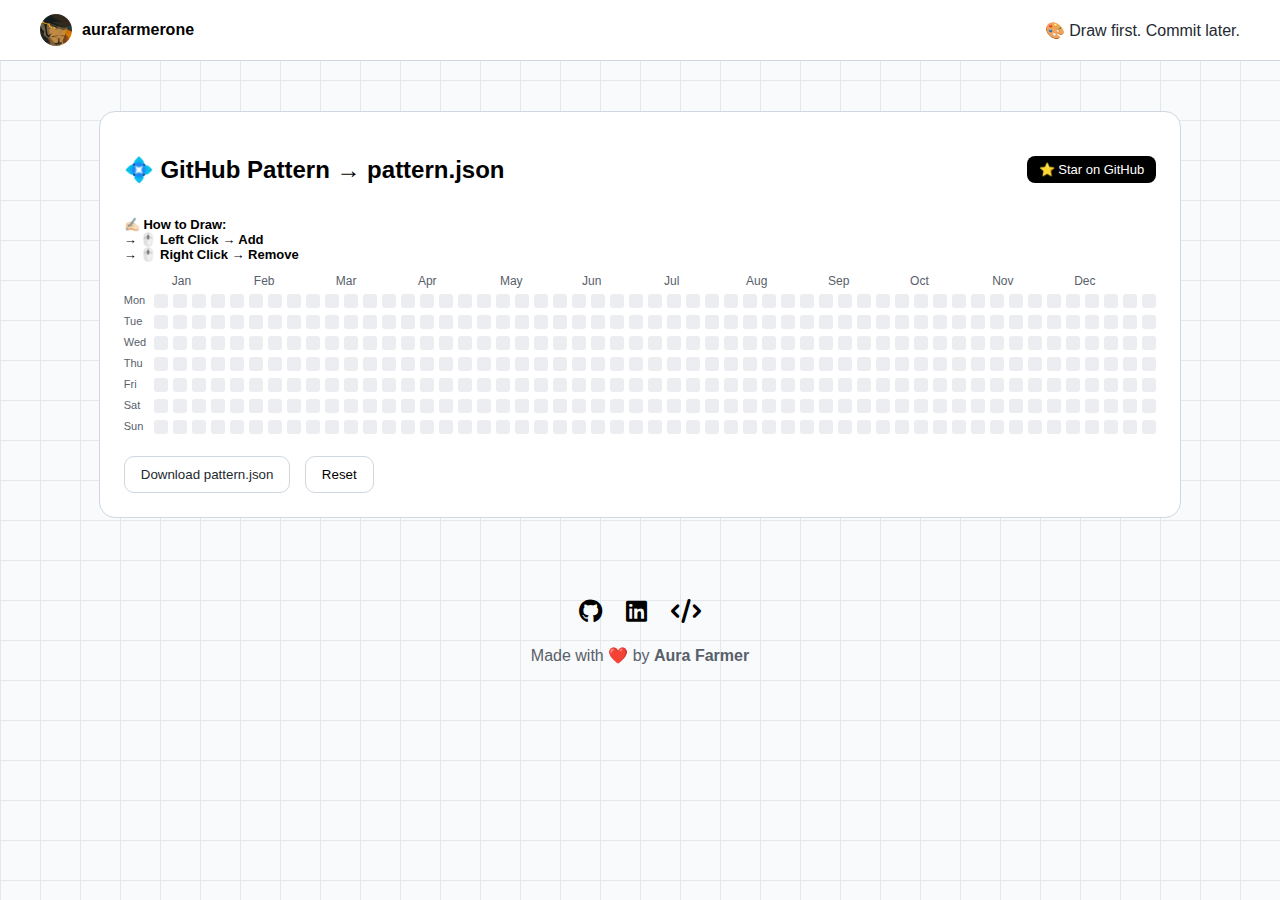
<file: index.html>
<!DOCTYPE html>
<html lang="en">

<head>
  <meta charset="UTF-8">
  <title>GitHub Pattern Generator</title>
  <link rel="stylesheet" href="style.css">
  <link rel="stylesheet" href="https://cdnjs.cloudflare.com/ajax/libs/font-awesome/6.5.0/css/all.min.css">
</head>

<body>

  <!-- ================= HEADER ================= -->
  <header class="topbar">
    <div class="logo">
      <img src="assets/logo.jpg" class="header-logo" alt="Logo">
      <span class="logo-text">aurafarmerone</span>
    </div>

    <nav class="nav">
      <a href="index.html" class="active">🎨 Draw first. Commit later.</a>
    </nav>
  </header>

  <!-- ================= PAGE (GRID BACKGROUND) ================= -->
  <main class="page-wrapper">

    <!-- ================= DRAW CARD ================= -->
    <div class="card">

      <div class="card-header">
        <h2>💠 GitHub Pattern → pattern.json</h2>

        <a class="star-btn" href="https://github.com/aurafarmerone" target="_blank">
          ⭐ Star on GitHub
        </a>
      </div>

      <p class="hint">
        <strong>✍🏻 How to Draw:</strong><br>
        <b> → 🖱️ Left Click → Add</b><br>
        <b> → 🖱️ Right Click → Remove</b>
      </p>

      <!-- Month labels -->
      <div class="months">
        <span>Jan</span><span>Feb</span><span>Mar</span><span>Apr</span>
        <span>May</span><span>Jun</span><span>Jul</span><span>Aug</span>
        <span>Sep</span><span>Oct</span><span>Nov</span><span>Dec</span>
      </div>

      <div class="grid-wrapper">
        <div class="days">
          <span>Mon</span><span>Tue</span><span>Wed</span>
          <span>Thu</span><span>Fri</span><span>Sat</span><span>Sun</span>
        </div>

        <div id="grid"></div>
      </div>

      <!-- Buttons -->
      <div class="actions">
        <button id="download">Download pattern.json</button>
        <button id="reset" class="reset">Reset</button>
      </div>

    </div>

  </main>

  <!-- ================= FOOTER ================= -->
  <footer class="footer">
    <p style="margin-bottom: 10px; font-weight: bold;">
    </p>
    <div class="socials">
      <a href="https://github.com/aurafarmerone" target="_blank"><i class="fab fa-github"></i></a>
      <a href="https://linkedin.com/in/aurafarmerone" target="_blank"><i class="fab fa-linkedin"></i></a>
      <a href="https://leetcode.com/u/aurafarmerone" target="_blank"><i class="fas fa-code"></i></a>
    </div>
    <p style="margin-top: 20px;">Made with ❤️ by <strong>Aura Farmer</strong></p>
  </footer>

  <script src="script.js"></script>
</body>

</html>
</file>
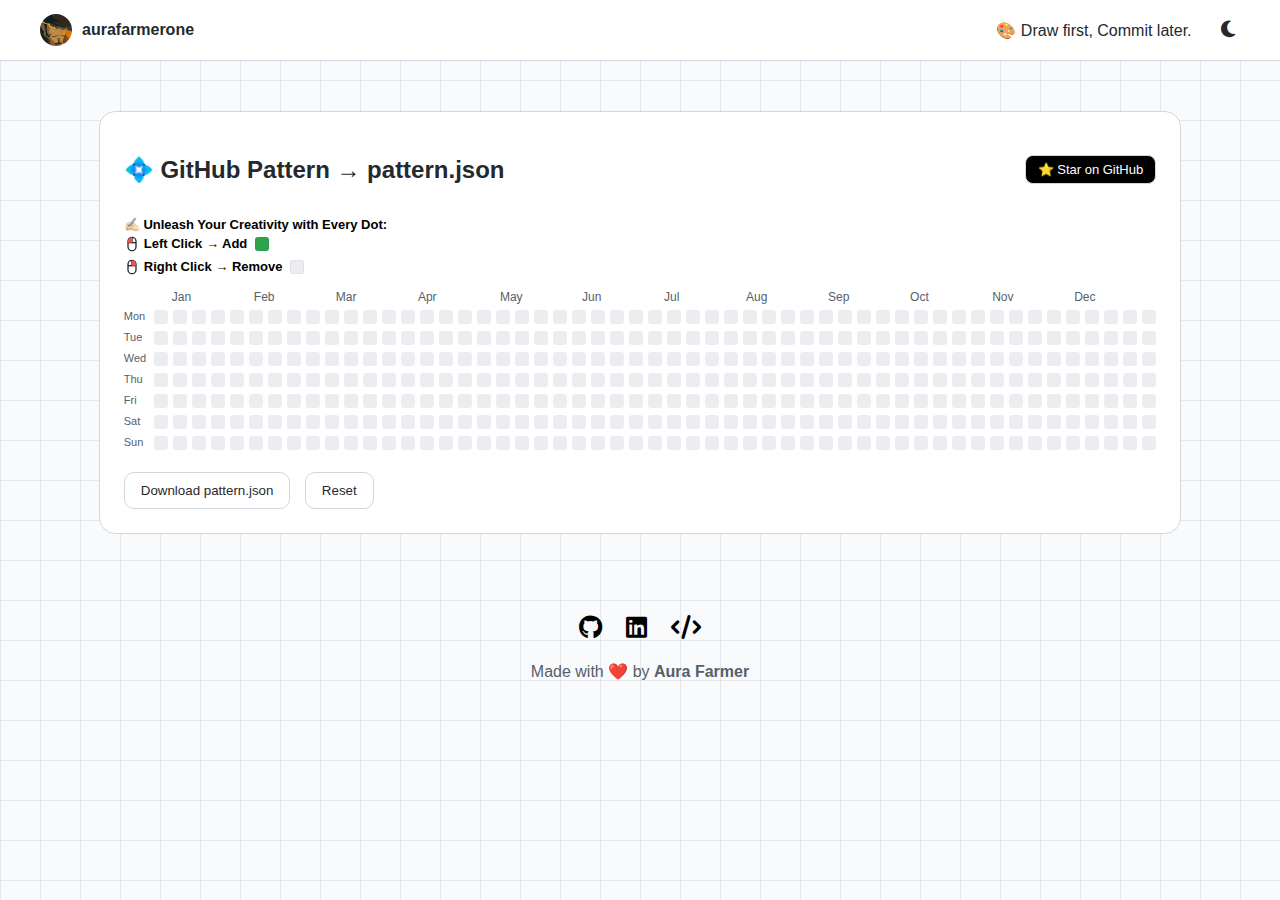
<file: public/index.html>
<!DOCTYPE html>
<html lang="en">

<head>
  <meta charset="UTF-8">
  <title>GitHub Pattern Generator</title>
  <link rel="stylesheet" href="style.css">
  <link rel="stylesheet" href="https://cdnjs.cloudflare.com/ajax/libs/font-awesome/6.5.0/css/all.min.css">
</head>

<body>

  <!-- ================= HEADER ================= -->
  <header class="topbar">
    <div class="logo">
      <img src="assets/logo.jpg" class="header-logo" alt="Logo">
      <span class="logo-text">aurafarmerone</span>
    </div>

    <nav class="nav">
      <a href="index.html" class="active">🎨 Draw first, Commit later.</a>
      <button id="theme-toggle" class="theme-toggle" aria-label="Toggle Dark Mode">
        <i class="fas fa-moon"></i>
      </button>
    </nav>
  </header>

  <!-- ================= PAGE (GRID BACKGROUND) ================= -->
  <main class="page-wrapper">

    <!-- ================= DRAW CARD ================= -->
    <div class="card">

      <div class="card-header">
        <h2>💠 GitHub Pattern → pattern.json</h2>

        <a class="star-btn" href="https://github.com/aurafarmerone" target="_blank">
          ⭐ Star on GitHub
        </a>
      </div>

      <p class="hint">
        <strong>✍🏻 Unleash Your Creativity with Every Dot:</strong><br>
        <span class="instruction-line"><img src="assets/mouse-left.svg" class="mouse-icon" alt="Left Click"> <b>Left
            Click → Add</b> <span class="demo-cell filled"></span></span><br>
        <span class="instruction-line"><img src="assets/mouse-right.svg" class="mouse-icon" alt="Right Click"> <b>Right
            Click → Remove</b> <span class="demo-cell empty"></span></span>
      </p>

      <!-- Month labels -->
      <div class="months">
        <span>Jan</span><span>Feb</span><span>Mar</span><span>Apr</span>
        <span>May</span><span>Jun</span><span>Jul</span><span>Aug</span>
        <span>Sep</span><span>Oct</span><span>Nov</span><span>Dec</span>
      </div>

      <div class="grid-wrapper">
        <div class="days">
          <span>Mon</span><span>Tue</span><span>Wed</span>
          <span>Thu</span><span>Fri</span><span>Sat</span><span>Sun</span>
        </div>

        <div id="grid"></div>
      </div>

      <!-- Buttons -->
      <div class="actions">
        <button id="download">Download pattern.json</button>
        <button id="reset" class="reset">Reset</button>
      </div>

    </div>

  </main>

  <!-- ================= FOOTER ================= -->
  <footer class="footer">
    <p style="margin-bottom: 10px; font-weight: bold;">
    </p>
    <div class="socials">
      <a href="https://github.com/aurafarmerone" target="_blank"><i class="fab fa-github"></i></a>
      <a href="https://linkedin.com/in/aurafarmerone" target="_blank"><i class="fab fa-linkedin"></i></a>
      <a href="https://leetcode.com/u/aurafarmerone" target="_blank"><i class="fas fa-code"></i></a>
    </div>
    <p style="margin-top: 20px;">Made with ❤️ by <strong>Aura Farmer</strong></p>
  </footer>

  <script src="script.js"></script>
</body>

</html>
</file>
<file: style.css>
* {
  box-sizing: border-box;
}

/* ================= GRID BACKGROUND ================= */
body {
  margin: 0;
  font-family: Arial, sans-serif;

  background-color: #f9fafb;
  background-image:
    linear-gradient(to right, #e5e7eb 1px, transparent 1px),
    linear-gradient(to bottom, #e5e7eb 1px, transparent 1px);
  background-size: 40px 40px;
}

/* ================= HEADER ================= */
.topbar {
  display: flex;
  justify-content: space-between;
  align-items: center;
  padding: 14px 40px;
  background: #fff;
  border-bottom: 1px solid #d0d7de;
}

.logo {
  display: flex;
  align-items: center;
  font-weight: bold;
}

.logo-icon {
  display: none;
  /* Hide old icon if present or remove */
}

.header-logo {
  width: 32px;
  height: 32px;
  border-radius: 50%;
  object-fit: cover;
  margin-right: 10px;
}

.nav a {
  margin-left: 20px;
  text-decoration: none;
  color: #24292f;
  position: relative;
  transition: color 0.2s ease;
}

.nav a:hover {
  color: #FA2A55;
  text-decoration: underline;
  text-underline-offset: 4px;
}

/* ================= PAGE ================= */
.page-wrapper {
  display: flex;
  justify-content: center;
  padding: 50px 0;
}

/* ================= CARD ================= */
.card {
  background: #fff;
  border: 1px solid #d0d7de;
  border-radius: 16px;
  padding: 24px;
  width: fit-content;
}

/* ================= CARD HEADER ================= */
.card-header {
  display: flex;
  justify-content: space-between;
  align-items: center;
}

.star-btn {
  background: #000;
  color: #fff;
  padding: 6px 12px;
  border-radius: 8px;
  font-size: 13px;
  text-decoration: none;
  transition: transform 0.2s ease;
  display: inline-block;
  /* Ensure transform works */
}

.star-btn:hover {
  transform: scale(1.1);
}

/* ================= GRID ================= */
.hint {
  font-size: 13px;
  color: #000000;
  margin-bottom: 12px;
}

.months {
  display: grid;
  grid-template-columns: repeat(12, 1fr);
  font-size: 12px;
  color: #57606a;
  margin-left: 48px;
  margin-bottom: 6px;
}

.grid-wrapper {
  display: flex;
}

.days {
  display: grid;
  grid-template-rows: repeat(7, 16px);
  gap: 5px;
  font-size: 11px;
  color: #57606a;
  margin-right: 8px;
}

#grid {
  display: grid;
  grid-template-columns: repeat(53, 14px);
  gap: 5px;
}

.cell {
  width: 14px;
  height: 14px;
  background: #ebedf0;
  border-radius: 3px;
  cursor: pointer;
}

.cell.active {
  background: #2da44e;
}

/* ================= BUTTONS ================= */
.actions {
  margin-top: 20px;
}

#download {
  background: #fff;
  border: 1px solid #d0d7de;
  color: #24292f;
  padding: 10px 16px;
  border-radius: 10px;
  cursor: pointer;
  transition: all 0.2s ease;
}

#download:hover {
  background: #FA2A55;
  color: #fff;
  border-color: #FA2A55;
  transform: scale(1.1);
}

#download:active {
  transform: scale(1);
}

.reset {
  margin-left: 10px;
  background: #fff;
  border: 1px solid #d0d7de;
  padding: 10px 16px;
  border-radius: 10px;
  cursor: pointer;
  transition: all 0.2s ease;
}

.reset:hover {
  transform: scale(1.1);
  background-color: #007bff;
  color: #fff;
  border-color: #007bff;
}

.reset:active {
  transform: scale(1);
  background-color: #fff;
  color: #24292f;
  border-color: #d0d7de;
}

/* ================= FOOTER ================= */
.footer {
  text-align: center;
  margin: 30px 0;
  color: #57606a;
}

.socials a {
  margin: 0 10px;
  color: #000;
  font-size: 24px;
  display: inline-block;
  transition: transform 0.2s ease, text-shadow 0.2s ease;
}

.socials a:hover {
  transform: scale(1.2);
  text-shadow: 0 5px 15px rgba(0, 0, 0, 0.3);
}

* {
  caret-color: transparent;
}
</file>
<file: public/style.css>
:root {
  /* LIGHT THEME (Default) */
  --bg-color: #f9fafb;
  --bg-gradient-color: #e5e7eb;
  --text-color: #24292f;
  --text-muted: #57606a;
  --header-bg: #fff;
  --header-border: #d0d7de;
  --card-bg: #fff;
  --card-border: #d0d7de;
  --cell-bg: #ebedf0;
  --cell-active: #2da44e;
  --btn-bg: #fff;
  --btn-border: #d0d7de;
  --btn-text: #24292f;
  --btn-hover-bg: #FA2A55;
  --btn-hover-text: #fff;
  --logo-text-color: #24292f;
  --hint-color: #000000;
  --nav-hover: #FA2A55;
  --star-btn-bg: #000;
  --star-btn-text: #fff;
  --social-icon-color: #000;
}

[data-theme="dark"] {
  /* DARK THEME */
  --bg-color: #0d1117;
  --bg-gradient-color: #21262d;
  --text-color: #c9d1d9;
  --text-muted: #8b949e;
  --header-bg: #161b22;
  --header-border: #30363d;
  --card-bg: #161b22;
  --card-border: #30363d;
  --cell-bg: #2d333b;
  --cell-active: #39d353;
  --btn-bg: #21262d;
  --btn-border: #30363d;
  --btn-text: #c9d1d9;
  --btn-hover-bg: #FA2A55;
  --btn-hover-text: #fff;
  --logo-text-color: #f0f6fc;
  --hint-color: #c9d1d9;
  --nav-hover: #58a6ff;
  --star-btn-bg: #21262d;
  --star-btn-text: #c9d1d9;
  --social-icon-color: #c9d1d9;
}

* {
  box-sizing: border-box;
}

/* ================= GRID BACKGROUND ================= */
body {
  margin: 0;
  font-family: Arial, sans-serif;
  color: var(--text-color);
  background-color: var(--bg-color);
  background-image:
    linear-gradient(to right, var(--bg-gradient-color) 1px, transparent 1px),
    linear-gradient(to bottom, var(--bg-gradient-color) 1px, transparent 1px);
  background-size: 40px 40px;
  transition: background-color 0.3s ease, color 0.3s ease;
}

/* ================= HEADER ================= */
.topbar {
  display: flex;
  justify-content: space-between;
  align-items: center;
  padding: 14px 40px;
  background: var(--header-bg);
  border-bottom: 1px solid var(--header-border);
  transition: background-color 0.3s ease, border-color 0.3s ease;
}

.logo {
  display: flex;
  align-items: center;
  font-weight: bold;
  color: var(--logo-text-color);
}

.logo-icon {
  display: none;
}

.header-logo {
  width: 32px;
  height: 32px;
  border-radius: 50%;
  object-fit: cover;
  margin-right: 10px;
}

.nav a {
  margin-left: 20px;
  text-decoration: none;
  color: var(--text-color);
  position: relative;
  transition: color 0.2s ease;
}

.nav a:hover {
  color: var(--nav-hover);
  text-decoration: underline;
  text-underline-offset: 4px;
}

/* ================= PAGE ================= */
.page-wrapper {
  display: flex;
  justify-content: center;
  padding: 50px 0;
}

/* ================= CARD ================= */
.card {
  background: var(--card-bg);
  border: 1px solid var(--card-border);
  border-radius: 16px;
  padding: 24px;
  width: fit-content;
  transition: background-color 0.3s ease, border-color 0.3s ease;
}

/* ================= CARD HEADER ================= */
.card-header {
  display: flex;
  justify-content: space-between;
  align-items: center;
}

.star-btn {
  background: var(--star-btn-bg);
  color: var(--star-btn-text);
  padding: 6px 12px;
  border-radius: 8px;
  font-size: 13px;
  text-decoration: none;
  transition: transform 0.2s ease, background-color 0.3s ease;
  display: inline-block;
  border: 1px solid var(--header-border);
}

.star-btn:hover {
  transform: scale(1.1);
}


.mouse-icon {
  width: 16px;
  height: 16px;
  vertical-align: middle;
  margin-right: 4px;
}

.instruction-line {
  display: inline-flex;
  align-items: center;
  margin-top: 4px;
}

.demo-cell {
  display: inline-block;
  width: 14px;
  height: 14px;
  border-radius: 3px;
  margin-left: 8px;
  border: 1px solid rgba(27, 31, 35, 0.06);
}

.demo-cell.filled {
  background: var(--cell-active);
}

.demo-cell.empty {
  background: var(--cell-bg);
}

/* ================= GRID ================= */
.hint {
  font-size: 13px;
  color: var(--hint-color);
  margin-bottom: 12px;
}

.months {
  display: grid;
  grid-template-columns: repeat(12, 1fr);
  font-size: 12px;
  color: var(--text-muted);
  margin-left: 48px;
  margin-bottom: 6px;
}

.grid-wrapper {
  display: flex;
}

.days {
  display: grid;
  grid-template-rows: repeat(7, 16px);
  gap: 5px;
  font-size: 11px;
  color: var(--text-muted);
  margin-right: 8px;
}

#grid {
  display: grid;
  grid-template-columns: repeat(53, 14px);
  gap: 5px;
}

.cell {
  width: 14px;
  height: 14px;
  background: var(--cell-bg);
  border-radius: 3px;
  cursor: pointer;
  transition: background-color 0.2s ease;
}

.cell.active {
  background: var(--cell-active);
}

/* ================= BUTTONS ================= */
.actions {
  margin-top: 20px;
}

button {
  background: var(--btn-bg);
  border: 1px solid var(--btn-border);
  color: var(--btn-text);
  padding: 10px 16px;
  border-radius: 10px;
  cursor: pointer;
  transition: all 0.2s ease;
}

button:hover {
  background: var(--btn-hover-bg);
  color: var(--btn-hover-text);
  border-color: var(--btn-hover-bg);
  transform: scale(1.05);
  /* slightly reduce scale to be subtler */
}

button:active {
  transform: scale(1);
}

.reset {
  margin-left: 10px;
}

/* ================= FOOTER ================= */
.footer {
  text-align: center;
  margin: 30px 0;
  color: var(--text-muted);
}

.socials a {
  margin: 0 10px;
  color: var(--social-icon-color);
  font-size: 24px;
  display: inline-block;
  transition: transform 0.2s ease, text-shadow 0.2s ease, color 0.3s ease;
}

.socials a:hover {
  transform: scale(1.2);
  text-shadow: 0 5px 15px rgba(0, 0, 0, 0.3);
}

/* ================= THEME TOGGLE ================= */
.theme-toggle {
  background: none;
  border: none;
  color: var(--text-color);
  cursor: pointer;
  font-size: 1.2rem;
  margin-left: 20px;
  padding: 5px;
  transition: transform 0.2s ease;
}

.theme-toggle:hover {
  transform: rotate(15deg) scale(1.1);
  background: none;
  /* override default button hover */
  color: var(--nav-hover);
  border-color: transparent;
}

* {
  caret-color: transparent;
}
</file>
